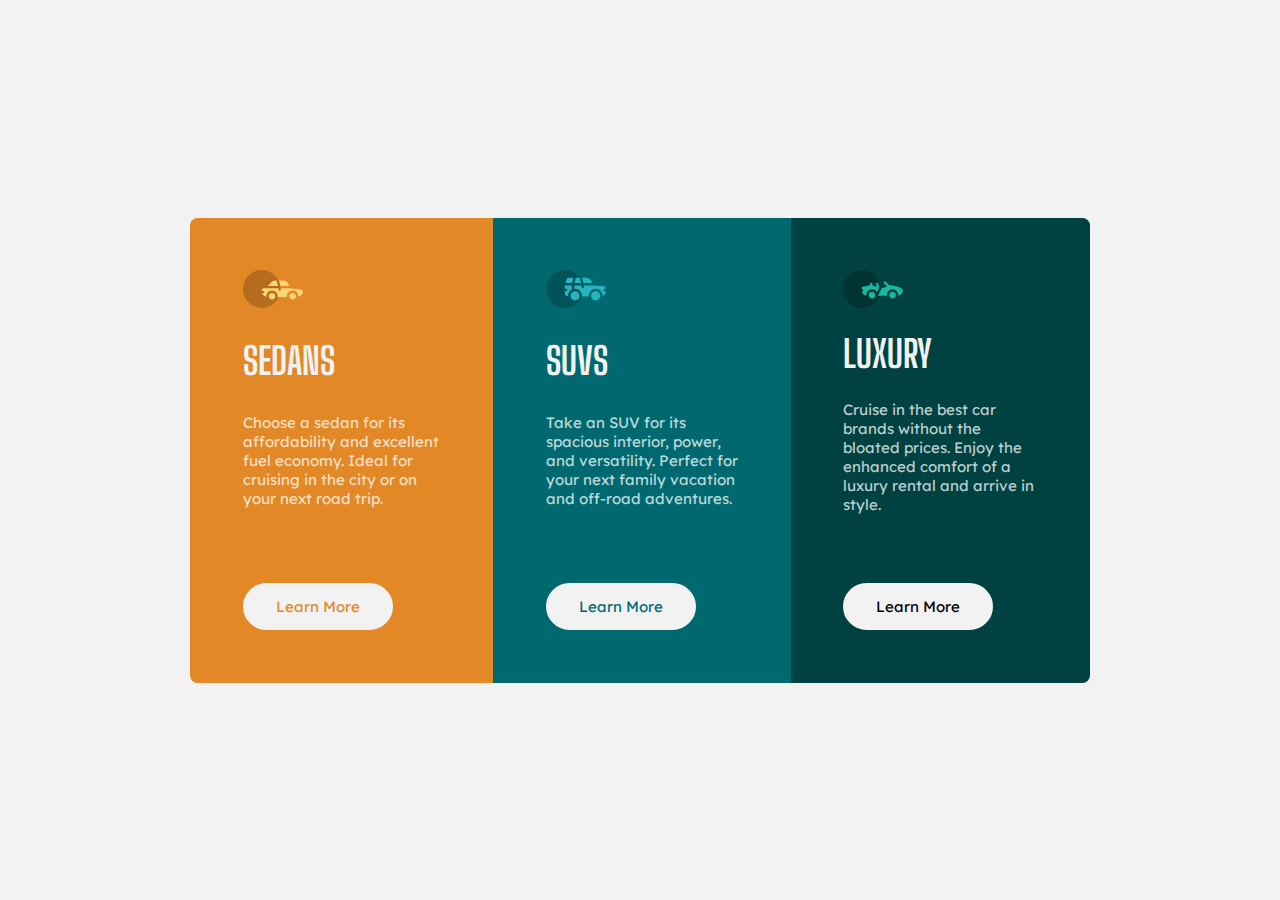
<file: 3-column-preview-card-component-main/index.html>
<!DOCTYPE html>
<html lang="en">
<head style="font-size: 50px;">
  <meta charset="UTF-8">
  <meta name="viewport" content="width=device-width, initial-scale=1.0"> <!-- displays site properly based on user's device -->
  <link rel="stylesheet" href="style.css">
  <link rel="icon" type="image/png" sizes="32x32" href="./images/favicon-32x32.png">
  
  <title>Frontend Mentor | 3-column preview card component</title>

  <!-- Feel free to remove these styles or customise in your own stylesheet 👍 -->
  <style>
    .attribution { font-size: 11px; text-align: center; }
    .attribution a { color: hsl(228, 45%, 44%); }
  </style>
</head>
<body>
  <main class="page-main">
    <section class="container">
      <article class="card sedans">
        <img src="images/icon-sedans.svg" alt="">
        <h1>SEDANS</h1>
        <p>Choose a sedan for its affordability and excellent fuel economy. Ideal for cruising in the city or on your next road trip.</p>
        <a href="">Learn More</a>
      </article>
      <article class="card suvs">
        <img src="images/icon-suvs.svg" alt="">
        <h1>SUVS</h1>
        <p>Take an SUV for its spacious interior, power, and versatility. Perfect for your next family vacation and off-road adventures.</p>
        <a href="">Learn More</a>
      </article>
      <article class="card luxury">
        <img src="images/icon-luxury.svg" alt="">
        <h1>LUXURY</h1>
        <p>Cruise in the best car brands without the bloated prices. Enjoy the enhanced comfort of a luxury rental and arrive in style.</p>
        <a href="">Learn More</a>
      </article>
    </section>
  </main>
</body>
</html>
</file>
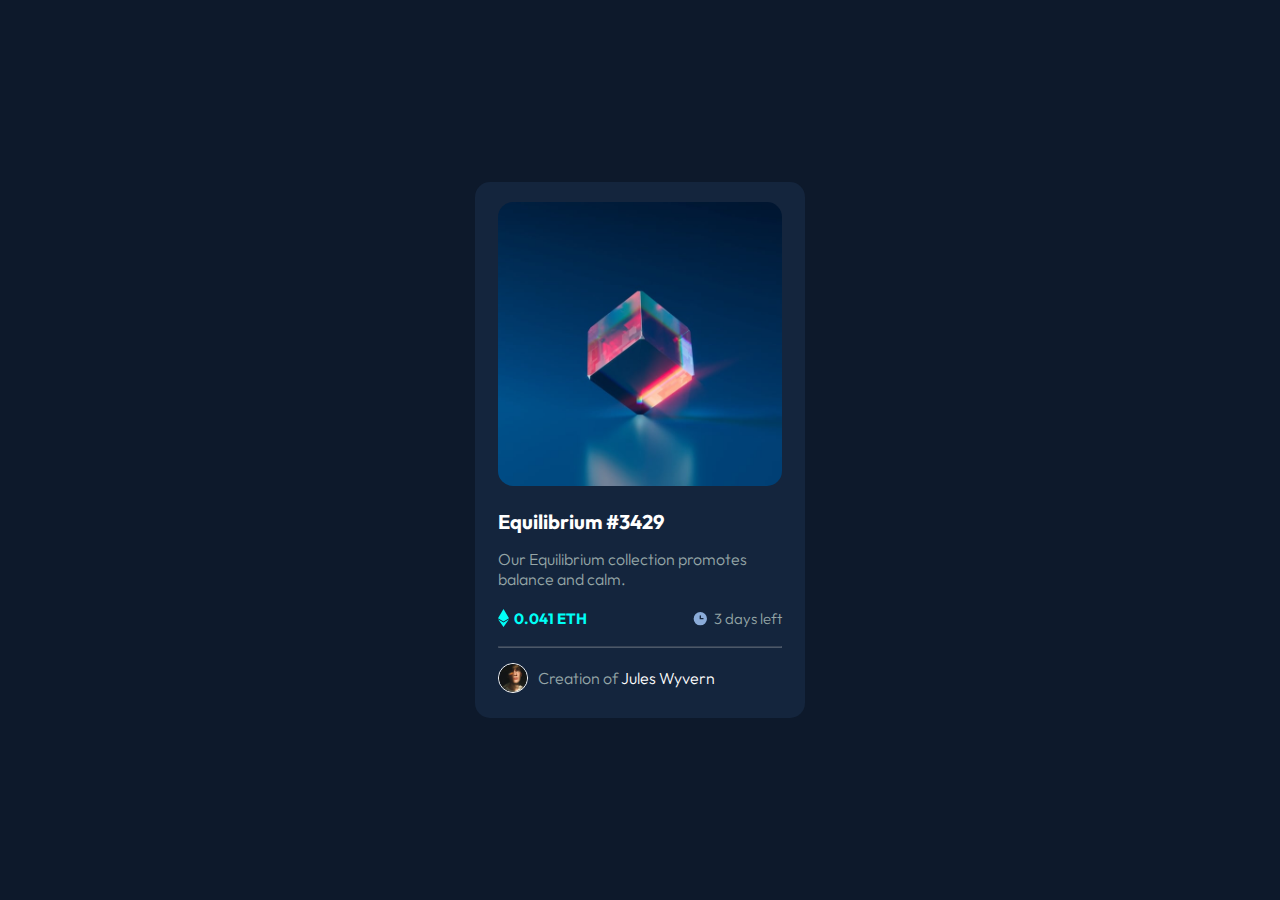
<file: nft-preview-card-component-main/index.html>
<!DOCTYPE html>
<html lang="en">
<head>
  <meta charset="UTF-8">
  <meta name="viewport" content="width=device-width, initial-scale=1.0"> <!-- displays site properly based on user's device -->

  <link rel="icon" type="image/png" sizes="32x32" href="./images/favicon-32x32.png">
  <link rel="stylesheet" href="style.css">
  <title>Frontend Mentor | NFT preview card component</title>

 
  <style>
    .attribution { font-size: 11px; text-align: center; }
    .attribution a { color: hsl(228, 45%, 44%); }
  </style>
</head>
<body>
  <div class="card">
    
    <img src="images/image-equilibrium.jpg" alt="Equilibrium Image">
    <div class="image-overlay"><img src="images/icon-view.svg" alt=""></div>
    <div class="card-desc">
      <h1>Equilibrium #3429</h1>
      <p>Our Equilibrium collection promotes balance and calm.</p>
    </div>
    <div class="card-footer">
      <div class="top">
        <div class="icon">
          <img src="images/icon-ethereum.svg" alt="">
          <h3 class="eth">0.041 ETH</h3>
        </div>
        <div class="icon">
          <img src="images/icon-clock.svg" alt="">
          <h3 class="clock-text">3 days left</h3>
        </div>
      </div>
      <hr>
      <div class="icon bot">
        <img src="images/image-avatar.png" alt="">
        <p>Creation of <span class="jules">Jules Wyvern</span></p>
      </div>
    </div>
  </div>
  
</body>
</html>
</file>
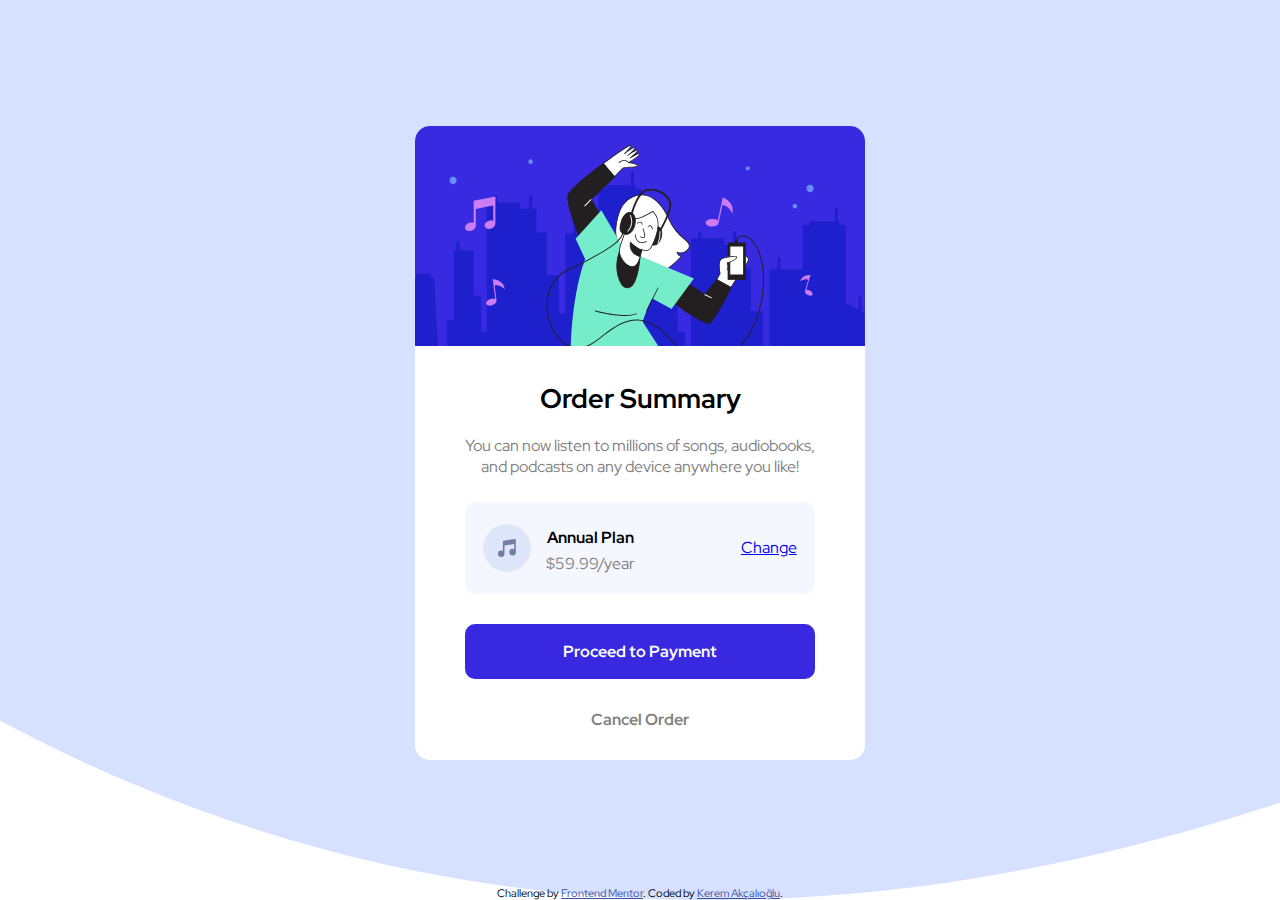
<file: order-summary-component-main/index.html>
<!DOCTYPE html>
<html lang="en">
<head>
  <meta charset="UTF-8">
  <meta name="viewport" content="width=device-width, initial-scale=1.0"> <!-- displays site properly based on user's device -->
  <link rel="stylesheet" href="style.css">
  <link rel="icon" type="image/png" sizes="32x32" href="./images/favicon-32x32.png">

  <title>Frontend Mentor | Order summary card</title>

  <!-- Feel free to remove these styles or customise in your own stylesheet 👍 -->
  <style>
    .attribution { font-size: 11px; text-align: center; }
    .attribution a { color: hsl(228, 45%, 44%); }
  </style>
</head>
<body>
  <div class="wrapper">
    <div class="main">
      <div class="card">
        <div class="imge">
          <img src="images/illustration-hero.svg">
        </div>
        <div class="bottom">
          <div class="order-summary">
            <h1>Order Summary</h1>
            <div class="gray f16">
              You can now listen to millions of songs, audiobooks, and podcasts on any device anywhere you like!
            </div>
          </div>
          <div class="plan-details">
            <img src="images/icon-music.svg" alt="">
            <div class="good-stuff">
              <h2 class="f16">Annual Plan</h2>
              <div class="gray f16">
                $59.99/year
              </div>
            </div>
            <div class="change">
              <a href="#">Change</a>
            </div>
          </div>
          <div class="bot-buttons">
            <a href="#" class="proceed">
              <div >
                Proceed to Payment
              </div>
            </a>
            <a class="cancel" href="#">Cancel Order</a>
          </div>
        </div>
      </div>
    </div>
    <footer class="attribution">
      Challenge by <a href="https://www.frontendmentor.io?ref=challenge" target="_blank">Frontend Mentor</a>.
      Coded by <a href="#">Kerem Akçalıoğlu</a>.
    </footer>
  </div>



</body>
</html>
</file>
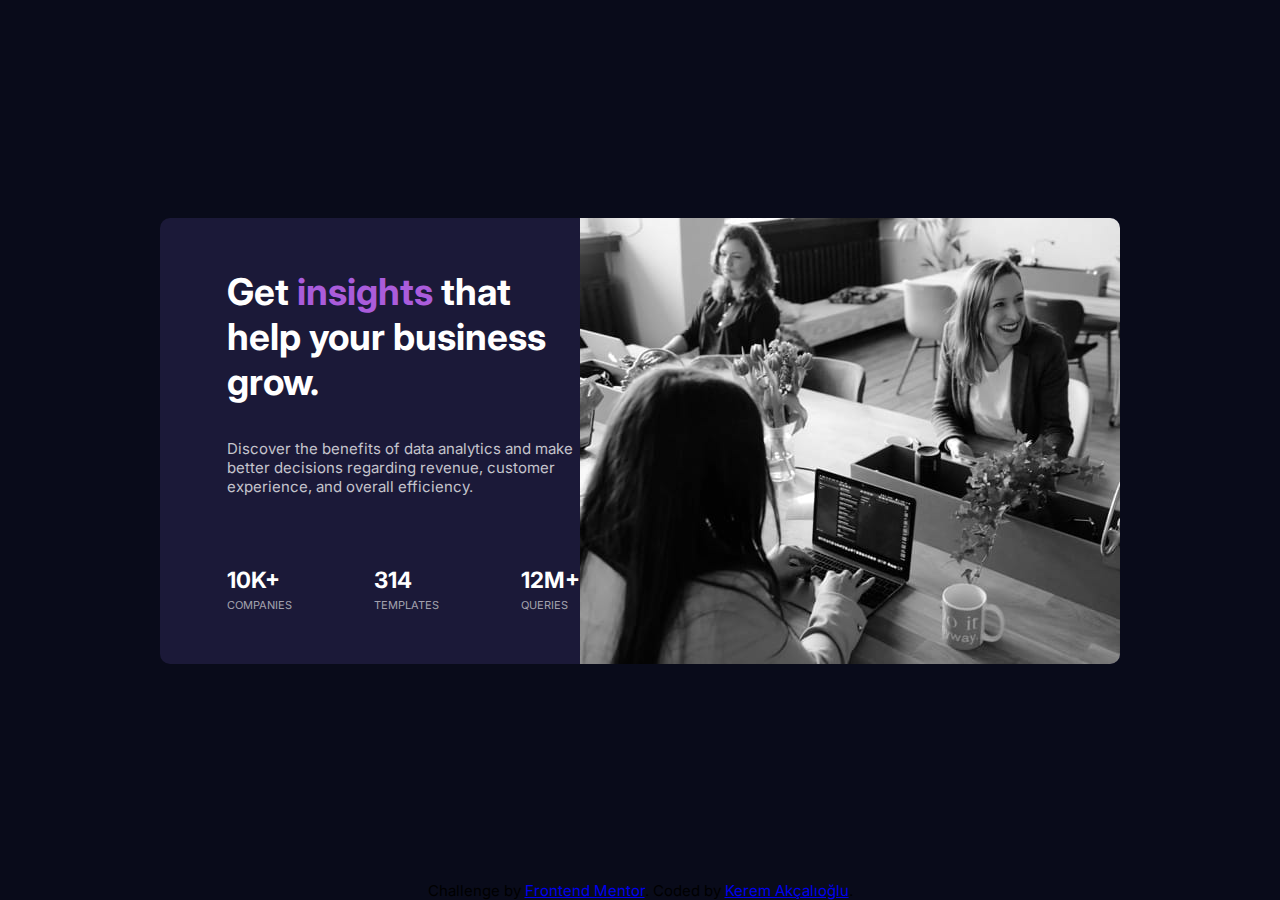
<file: stats-preview-card-component-main/index.html>
<!DOCTYPE html>
<html lang="en">
<head>
  <meta charset="UTF-8">
  <meta name="viewport" content="width=device-width, initial-scale=1.0"> <!-- displays site properly based on user's device -->

  <link rel="icon" type="image/png" sizes="32x32" href="./images/favicon-32x32.png">
  <link rel="stylesheet" href="style.css">
  <title>Frontend Mentor | Stats preview card component</title>

  
</head>
<body>
  <div class="card">
    <div class="card-content">
      <h1> Get <span class="a">insights</span> that help your business grow.</h1>
      <p>Discover the benefits of data analytics and make better decisions regarding revenue, customer 
  experience, and overall efficiency.</p>
      <div class="content-info">
        <div class="info-box">
          <h2>10K+</h2>
          <p>COMPANIES</p>
        </div>
        <div class="info-box">
          <h2>314</h2>
          <p>TEMPLATES</p>
        </div>
        <div class="info-box">
          <h2>12M+</h2>
          <p>QUERIES</p>
        </div>
      </div>
    </div>
    
    <img src="images/image-header-desktop.jpg" alt="">
    
  </div>
 
  

  

  <div class="attribution">
    Challenge by <a href="https://www.frontendmentor.io?ref=challenge" target="_blank">Frontend Mentor</a>. 
    Coded by <a href="#">Kerem Akçalıoğlu</a>.
  </div>
</body>
</html>
</file>
<file: 3-column-preview-card-component-main/style.css>
@import url('https://fonts.googleapis.com/css2?family=Lexend+Deca&display=swap');
@import url('https://fonts.googleapis.com/css2?family=Big+Shoulders+Display:wght@700&display=swap');

* {
    margin: 0;
    padding: 0;
    box-sizing: border-box;
}
html {font-size: 15px;}
:root {
    /* Primary Colors */
    --bright-orange: hsl(31, 77%, 52%);
    --dark-cyan: hsl(184, 100%, 22%);
    --very-dark-cyan: hsl(179, 100%, 13%);

    /* Neutral Colors */
    /* Paragraphs */
    --transparrent-white: hsla(0, 0%, 100%, 0.75);

    /* Background, Headings and buttons */
    --very-light-gray: hsl(0, 0%, 95%);
}

body { 
    font-family: 'Lexend Deca', sans-serif;
    min-height: 100vh;
    display: grid;
    place-content: center;
    background-color: var(--very-light-gray);
}

.container {
    display: grid;
    grid-template-columns: auto auto auto;
    max-width: 60rem;
    min-height: 31rem;
    border-radius: 1rem;
}

.card {
    padding: 3.5rem;
    display: flex;
    flex-direction: column;
    justify-content: space-between;
}

.card h1 {
    font-family: 'Big Shoulders Display', cursive;
    font-size: 2.5rem;
    color: var(--very-light-gray);
}
.card p {color: var(--transparrent-white)}

.card a {
    display: inline-block;
    margin-top: 3rem;
    border: 2px solid var(--very-light-gray);
    border-radius: 10rem;
    padding-top: .8rem;
    padding-bottom: .8rem;
    text-decoration: none;
    text-align: center;
    max-width: 10rem;
    background-color: var(--very-light-gray);
    color: inherit; 
}

.card a:hover {
    background-color: transparent;
    color: var(--very-light-gray);
}

.card img {
    width: 100%;
  max-width: 4rem;
  height: auto;
}

.sedans {
    background-color: var(--bright-orange);
    color: var(--bright-orange);
    border-radius: .5rem 0 0 .5rem;
}
.suvs {
    background-color: var(--dark-cyan);
    color: var(--dark-cyan);
}

.luxury {
    background-color: var(--very-dark-cyan);
    color: var(var(--very-dark-cyan));
    border-radius: 0 .5rem .5rem 0;
}

@media screen and (max-width: 930px) {
    .container {
        grid-template-columns: 375px;
        grid-template-rows: 28rem 28rem 28rem;
        margin: 0 5rem 0 5rem;
    }

    .card a {
        margin-top: 1rem;
    }

    
}
</file>
<file: nft-preview-card-component-main/style.css>
@import url('https://fonts.googleapis.com/css2?family=Outfit:wght@300;400;600&display=swap');

* {
	padding:  0;
	margin:  0;
	box-sizing: border-box;
}

body {
	background-color: hsl(217, 54%, 11%);
	font-family: 'Outfit', sans-serif;
	display: flex;
	align-items: center;
	height: 100vh;
}

p {
	font-size: 16;
	color: hsl(184, 9%, 62%); 
	font-weight: 300;
}

hr {
	color: hsl(184, 9%, 62%); 
	opacity: 25%;
}

.card {
	margin:  auto;
	z-index: 3;
	width: 330px;
	background-color: hsl(216, 50%, 16%);
	display: flex;
	flex-direction: column;
	align-items: center;
	border-radius: 15px;
	position: relative;
}

.card-desc {
	display: flex;
	flex-direction:  column;
	margin-top: 23px;
	width: 86%;
}

.card-desc > h1 {
	font-size: 20px;
	font-weight: bold;
	color: white;
	transition: all .5s;
	margin-bottom: 15px;
}

.card-desc > h1:hover {
	color: hsl(178, 100%, 50%);
	cursor: pointer;
}
.card-desc > p {
	margin-bottom: 10px;
}

.top {
	display: flex;
	justify-content: space-between;

}
.card-footer {
	width: 86%;
}

.card > img {
	max-width: 86%;
	border-radius: 15px;
	margin-top: 20px;
}

.image-overlay:hover {
	opacity: 70%;
	cursor: pointer;
}
.image-overlay {
	height: 283.8px;
	width: 283.8px;
	background-color: hsl(178, 100%, 50%);
	opacity: 0;
	position: absolute;
	margin-top: 20px;
	z-index: 5;
	border-radius: 15px;
	transition: all .5s;
	display: flex;
	justify-content: center;
	align-items: center;
}



.icon {
	display:  flex;
	align-items: center;
	margin-top: 10px;
	margin-bottom: 18px;
}

.icon > h3 {
	margin-left: 5px;
	font-size: 15px;
	font: weight: bold;
}
.eth {
	color: hsl(178, 100%, 50%);
}

.bot img {
	height: 30px;
	border: 1px solid white;
	border-radius: 50%;
	margin-right: 10px;
}

.bot {
	margin-bottom: 25px;
	margin-top: 15px;
}

.jules {
	color: white;
	transition: all .5s;
}

.clock-text {
	color: hsl(184, 9%, 62%);
	font-weight: 300;
}
.jules:hover {
	color: hsl(178, 100%, 50%);
	cursor: pointer;
}
</file>
<file: order-summary-component-main/style.css>
@import url('https://fonts.googleapis.com/css2?family=Red+Hat+Display:wght@500;600;900&display=swap');

:root {
  --pale-blue: hsl(225, 100%, 94%);
  --bright-blue: hsl(245, 75%, 52%)
}


body {
  font-family: 'Red Hat Display', sans-serif;
  background-image: url(images/pattern-background-desktop.svg);
  background-size:cover;
}
.f16 {
  font-size: 16px;
}
* {
  box-sizing: border-box;
}
body {
  margin: 0;
  padding:0;


}
.gray {
  color: gray;
}
.wrapper  {
  display: flex;
  height: 100vh;
  flex-direction: column;
}
.main {
  display: flex;
  justify-content: center;
  align-items: center;
}
.card {
  max-width: 450px;
  flex-direction: column;
  display: flex;
  text-align: center;
  border-radius: 15px;
  overflow: hidden;
  background-color: white;
}
.main {
  flex-grow: 1;
}
img {
  object-fit: scale-down;
}
.plan-details {
  margin-top: 25px;
  background-color: hsl(225, 100%, 98%);
  display: flex;
  flex-direction: row;
  justify-content: space-around;

  border-radius: 10px;
  padding: auto;
}
.change  {

  display: flex;
  align-items: center;
}
.change >a:active {
  color: hsl(199, 47%, 23%);
}
.bottom {
  max-width: 350px;
  margin: auto;
}
 h2 {
  margin:5px;
  text-align: nonde;
}
.good-stuff{
  margin: 20px;
  position: relative;
  left: -13%;
}
.bruh {
  display:flex;
  flex-direction: row;
  justify-content: flex-start;
}

.proceed {
  background-color :hsl(245, 75%, 52%);
  padding: 17px;
  border-radius: 10px;
  margin-top:auto;

}
.proceed  {
  color: white;
  text-decoration: none;
  font-weight: bold;
}
.bot-buttons > * {
  margin-top:30px;
  display: block;
}
h1 {
  font-size: 27px;
}
.order-summary {
  margin-top:30px;
}
.cancel {
  color:gray;
  text-decoration: none;
  font-weight: bold;
  padding-bottom: 30px;
}
.cancel:active {
  color: hsl(224, 55%, 31%);
}
.proceed:active {
  background-color:HSL(199, 47%, 23%)
}
</file>
<file: stats-preview-card-component-main/style.css>
@import url('https://fonts.googleapis.com/css2?family=Inter:wght@400;700&display=swap');

* {
	padding: 0;
	margin: 0;
	box-sizing: border-box;
}

p {
	color: hsla(0, 0%, 100%, 0.75);
	font-size: 15;
}

body {
	font-family: 'Inter', sans-serif;
	font-size: 15px;
	background-color: hsl(233, 47%, 7%);
	display: flex;
	justify-content: center;
	align-items: center;
	height: 100vh;
	flex-direction: column;
}

.card {
	background-color: hsl(244, 38%, 16%);
	width: 75%;
	margin: auto;
	display: flex;
	overflow: hidden;
	justify-content: space-between;
	border-radius: 10px;
	align-items: center;
	height: min-content;
}



.card-content {
	color: white;
	display: flex;
	flex-direction: column;
	align-items: center;
	max-width: 390px;
	margin-left: 7%
}

.a {
	color: hsl(277, 64%, 61%);
}

.card-content > h1 {
	font-size: 37px;
	margin-bottom: 35px;
}

.content-info {
	display: flex;
	justify-content: space-between;
	width: 100%;
	margin-top: 70px;
}

.content-info  p{
	font-size: 11px;
	margin-top: 5px;
	color: hsla(0, 0%, 100%, 0.6);
}

@media screen and (max-width: 1140px) {
	.card {
		flex-direction: column-reverse;
		align-items: center;
		width: min-content;
		padding-bottom: 40px;
	}

	.card-content {
		margin: 0;
		width: 92%;
	}
	.card-content p {
		text-align: center;
		width: 85%;
	}

	img {
		height: 300px;
		margin-bottom: 40px;
	}

	h1 {
		font-size: 33px !important;
		text-align: center;
	}

	.content-info {
		flex-direction: column;
		align-items: center;
		margin-top: 40px !important;
	}

	.info-box {
		margin-bottom: 30px;
	}

	h2 {
		text-align: center;
	}
}
</file>
